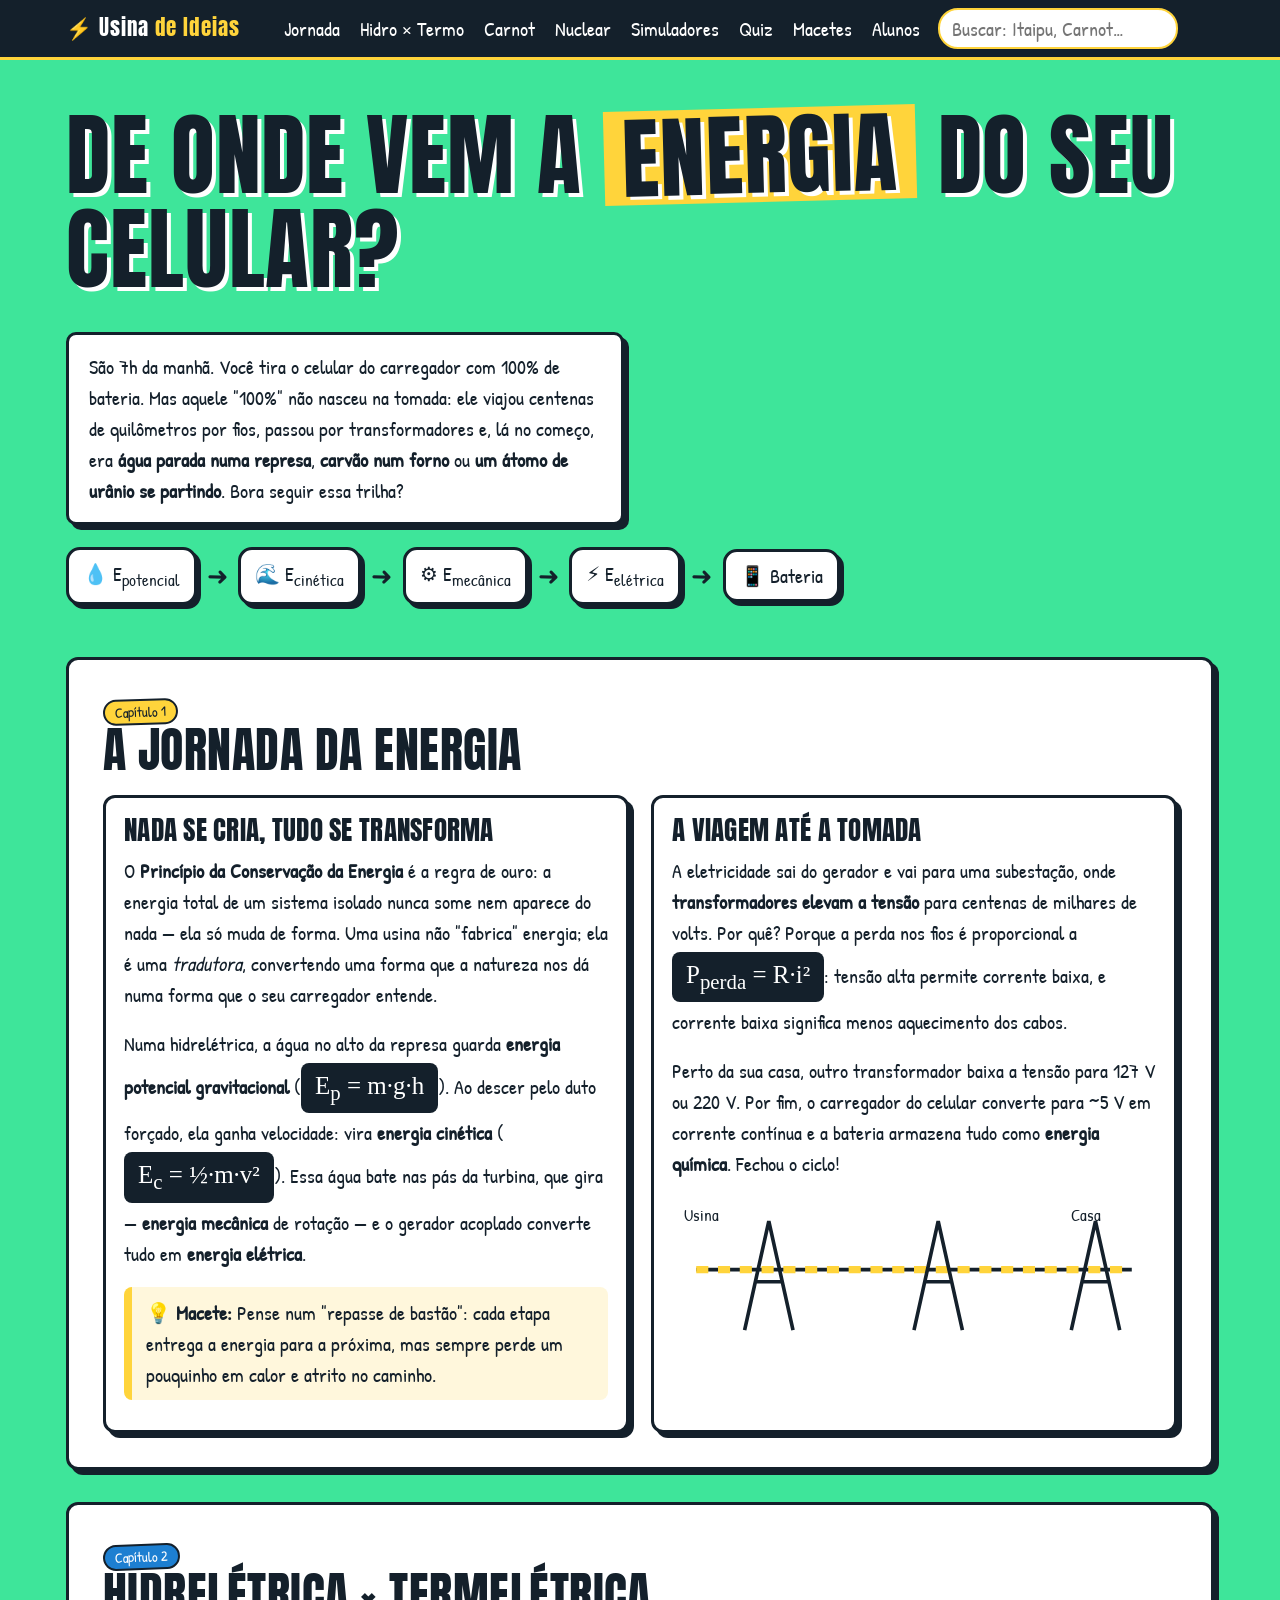
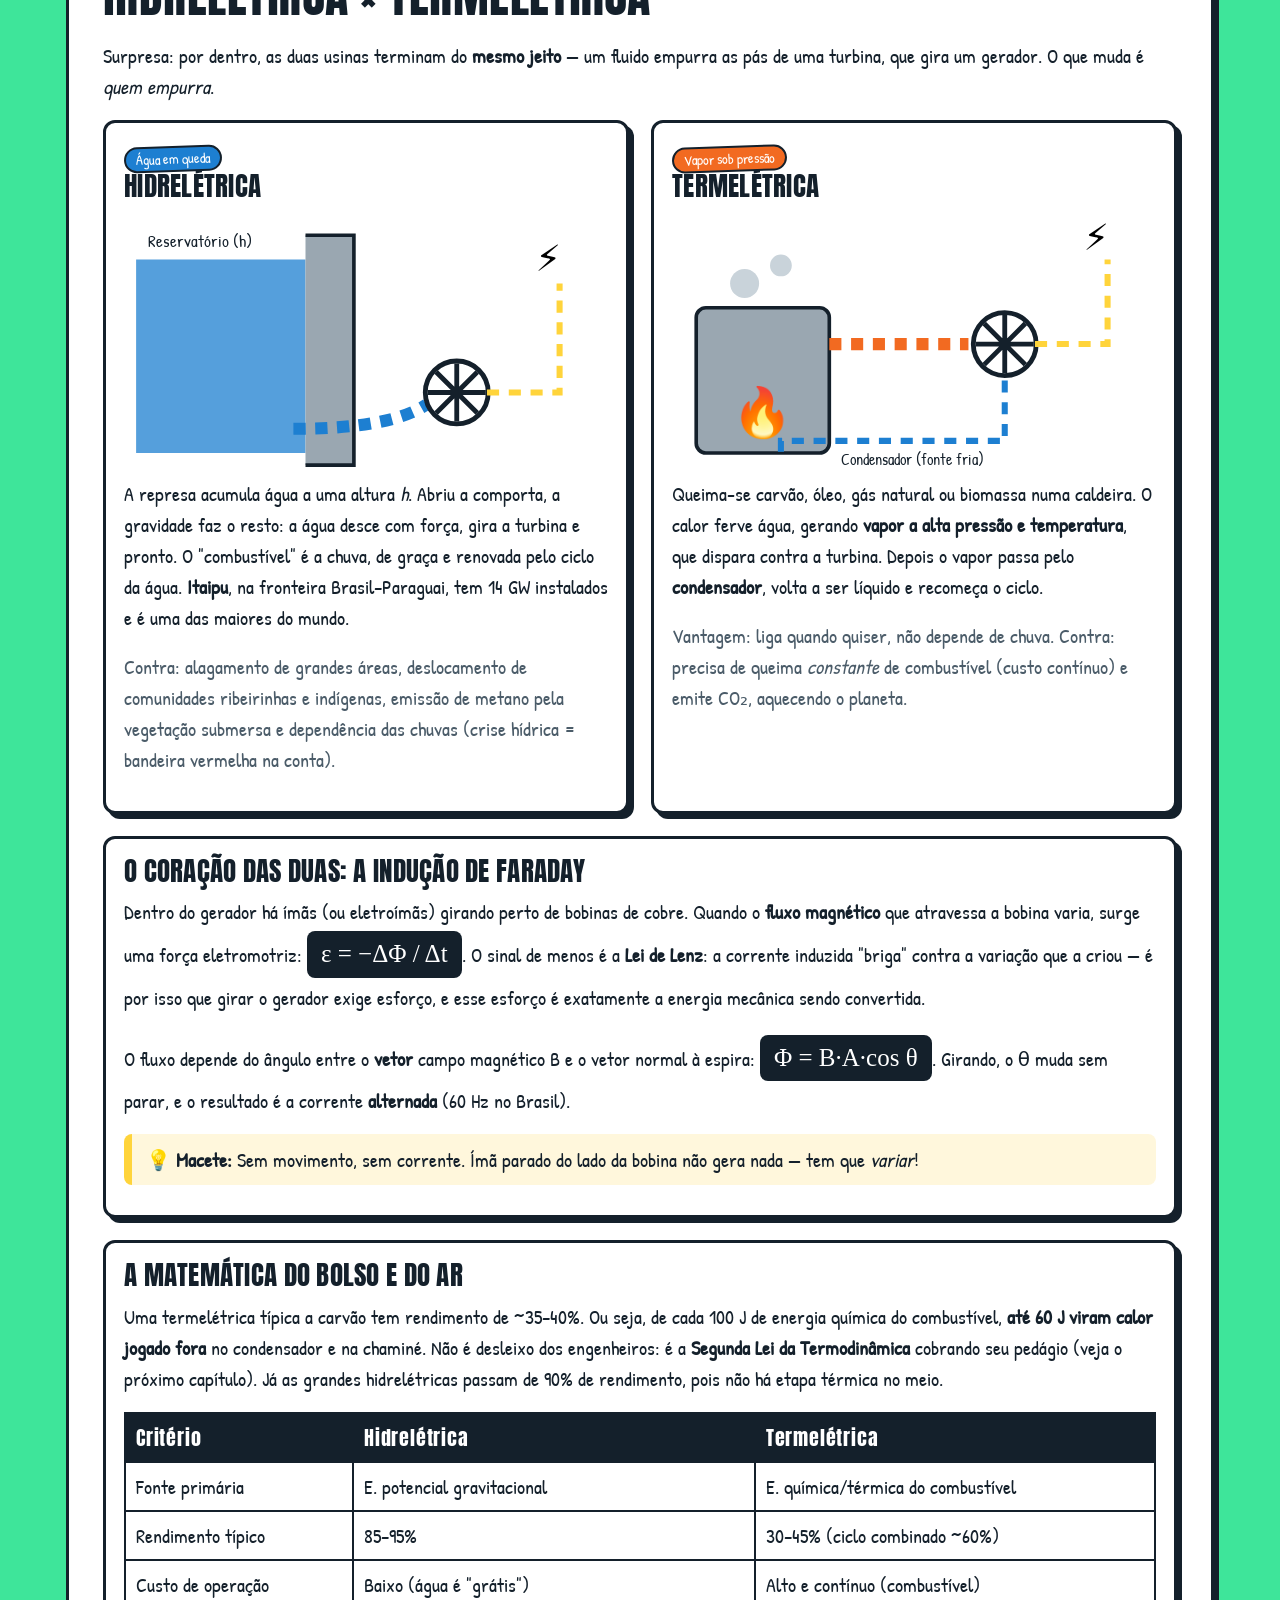
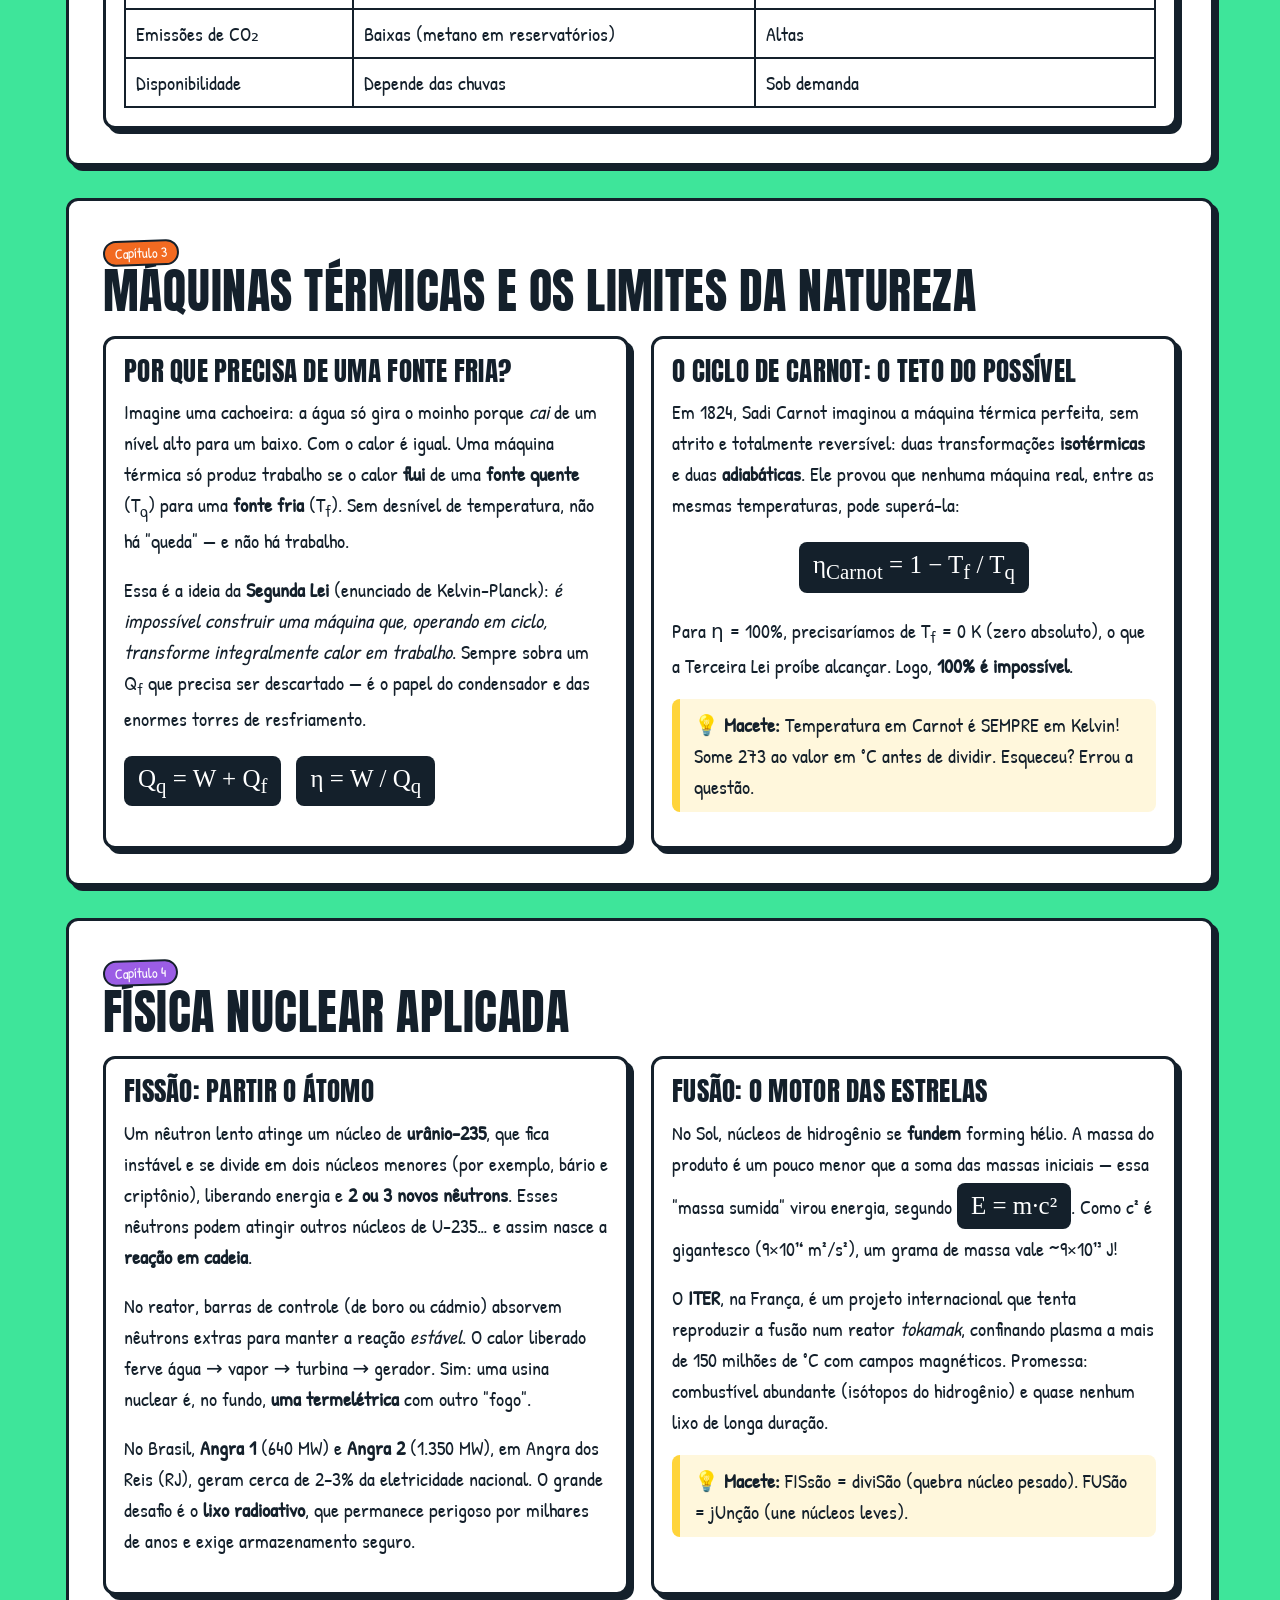
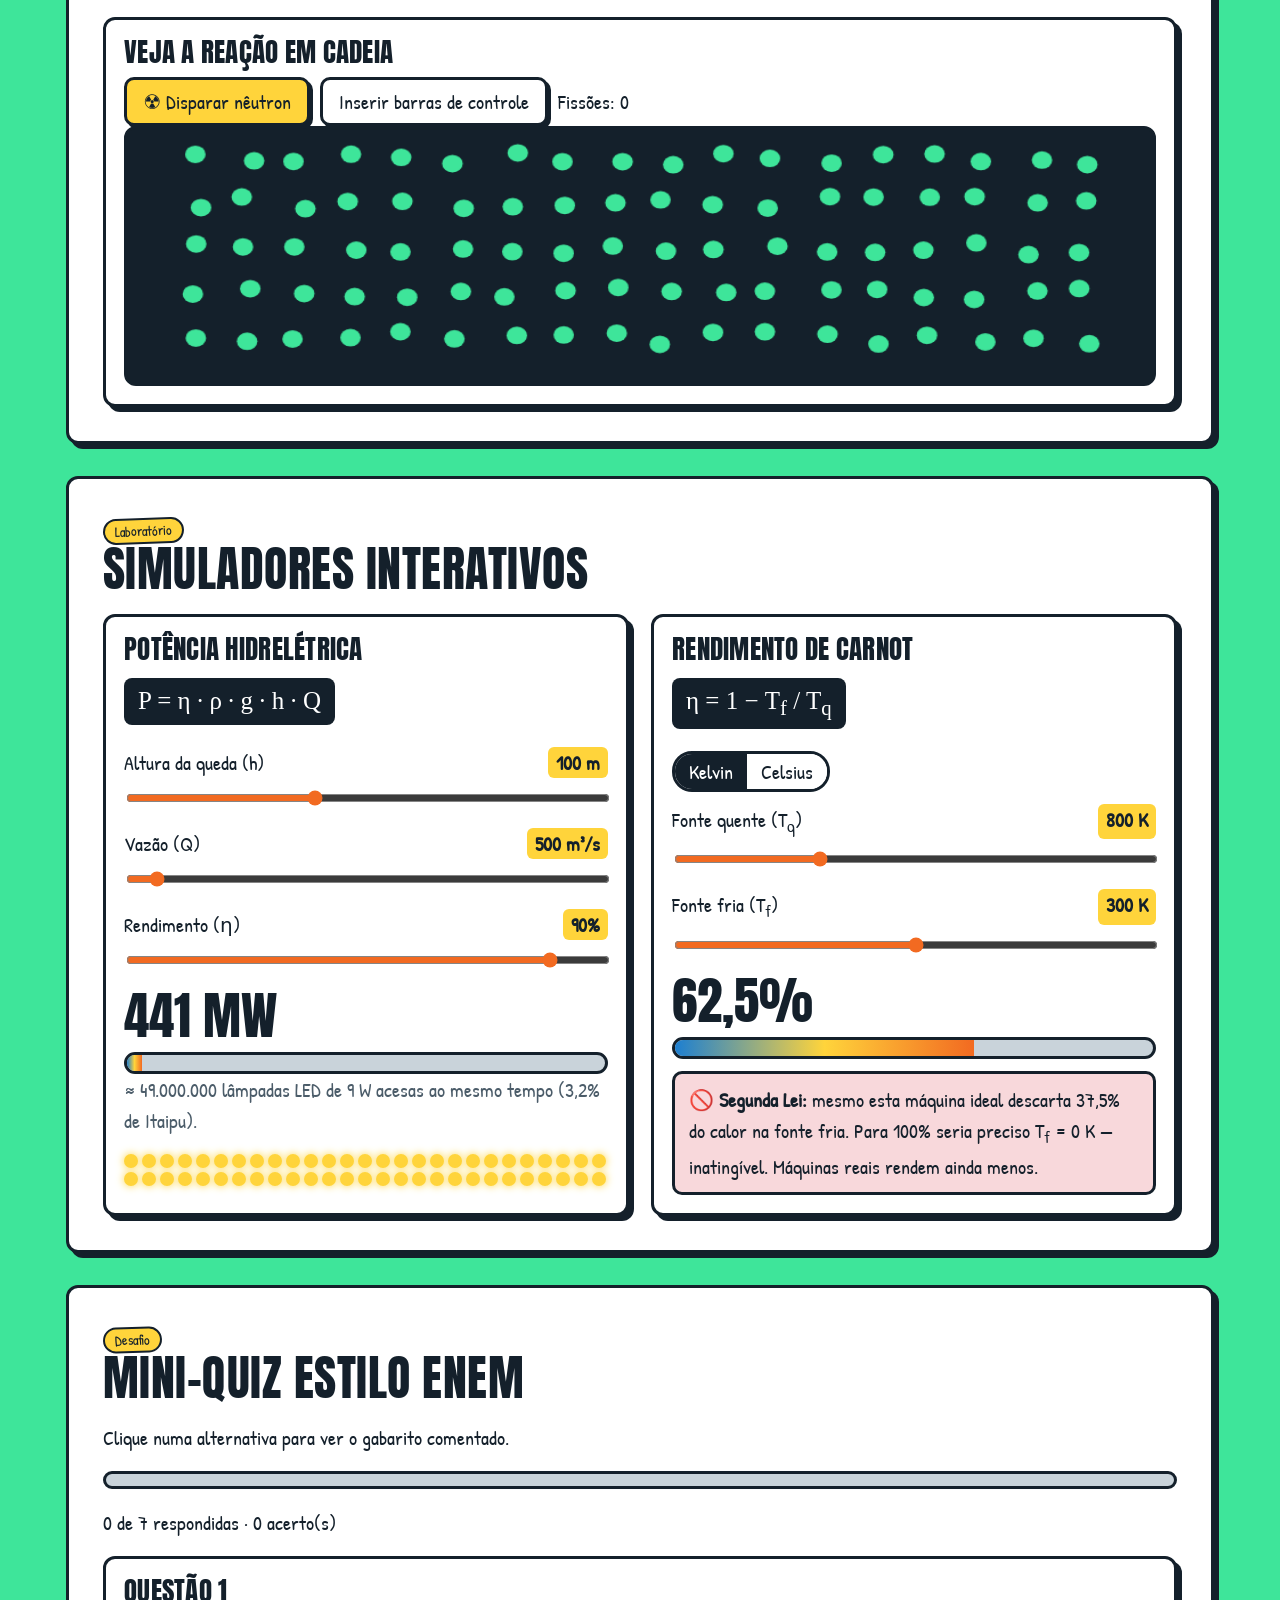
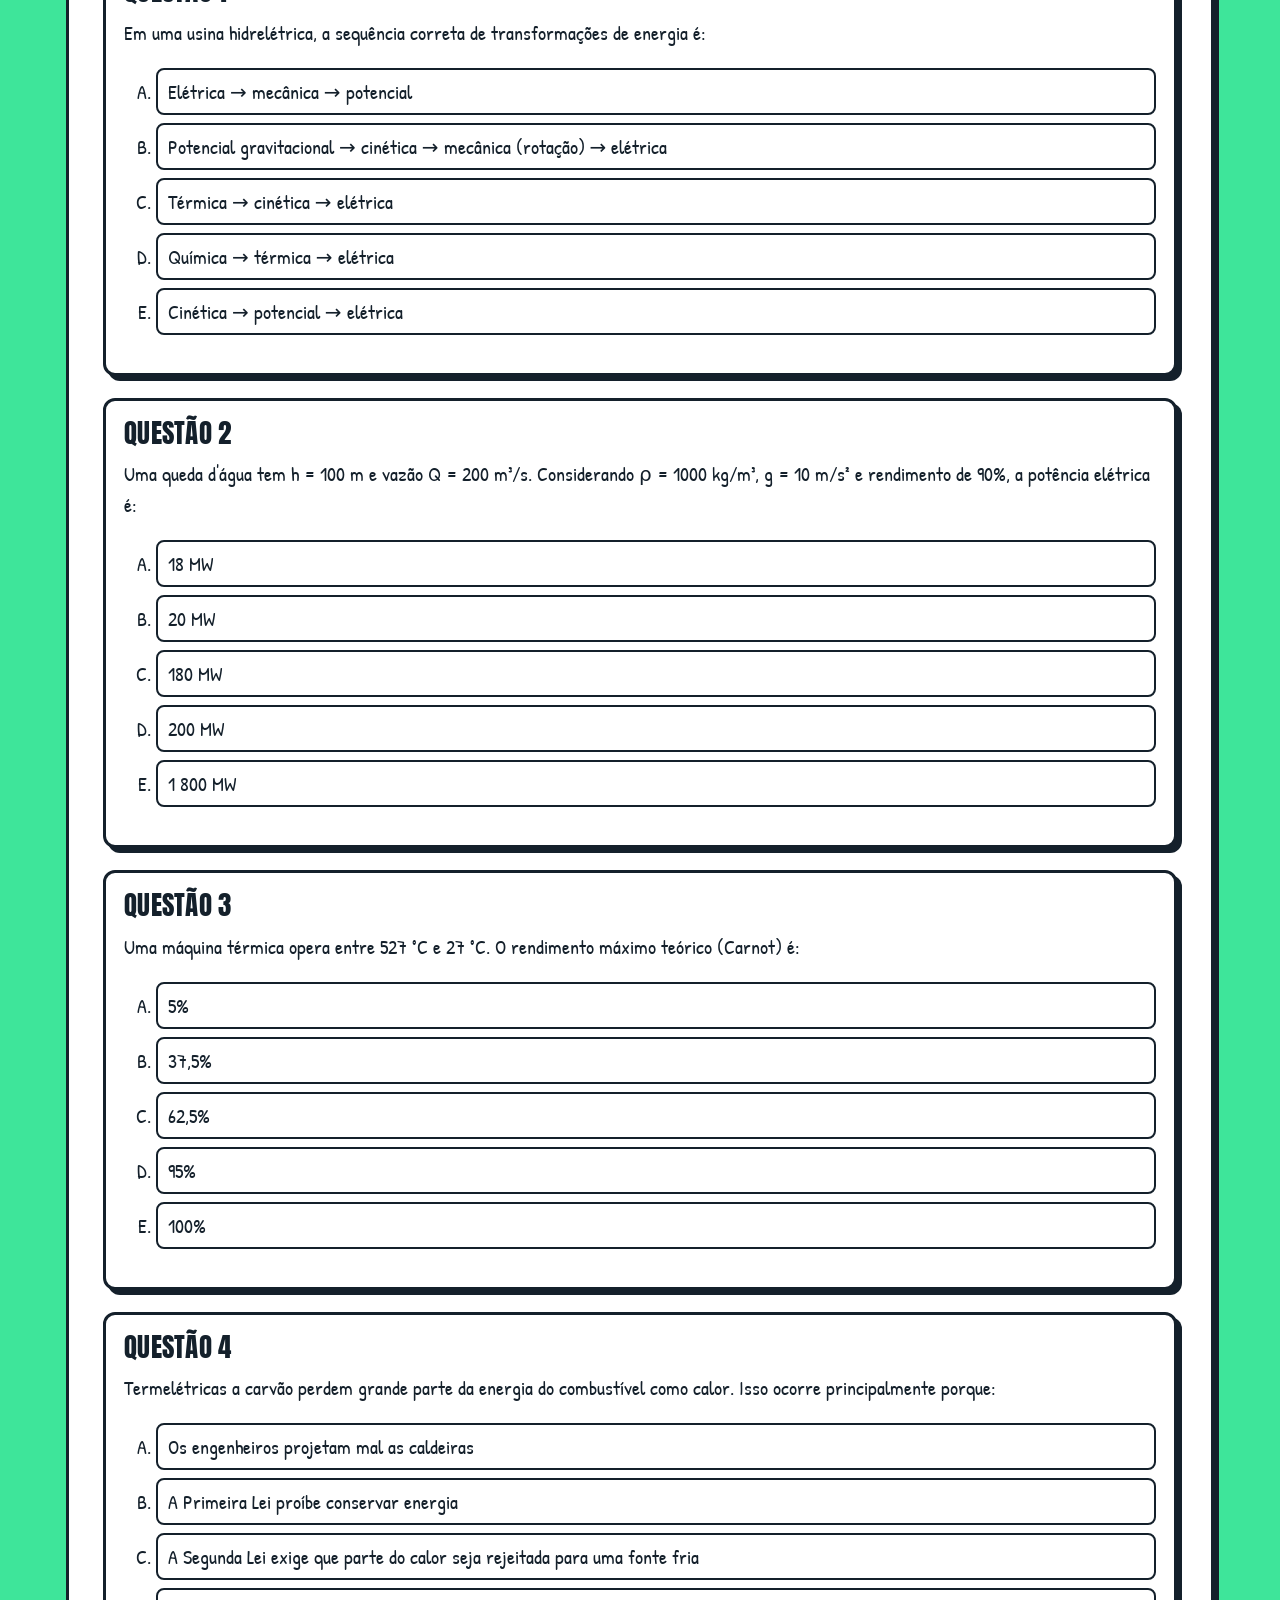
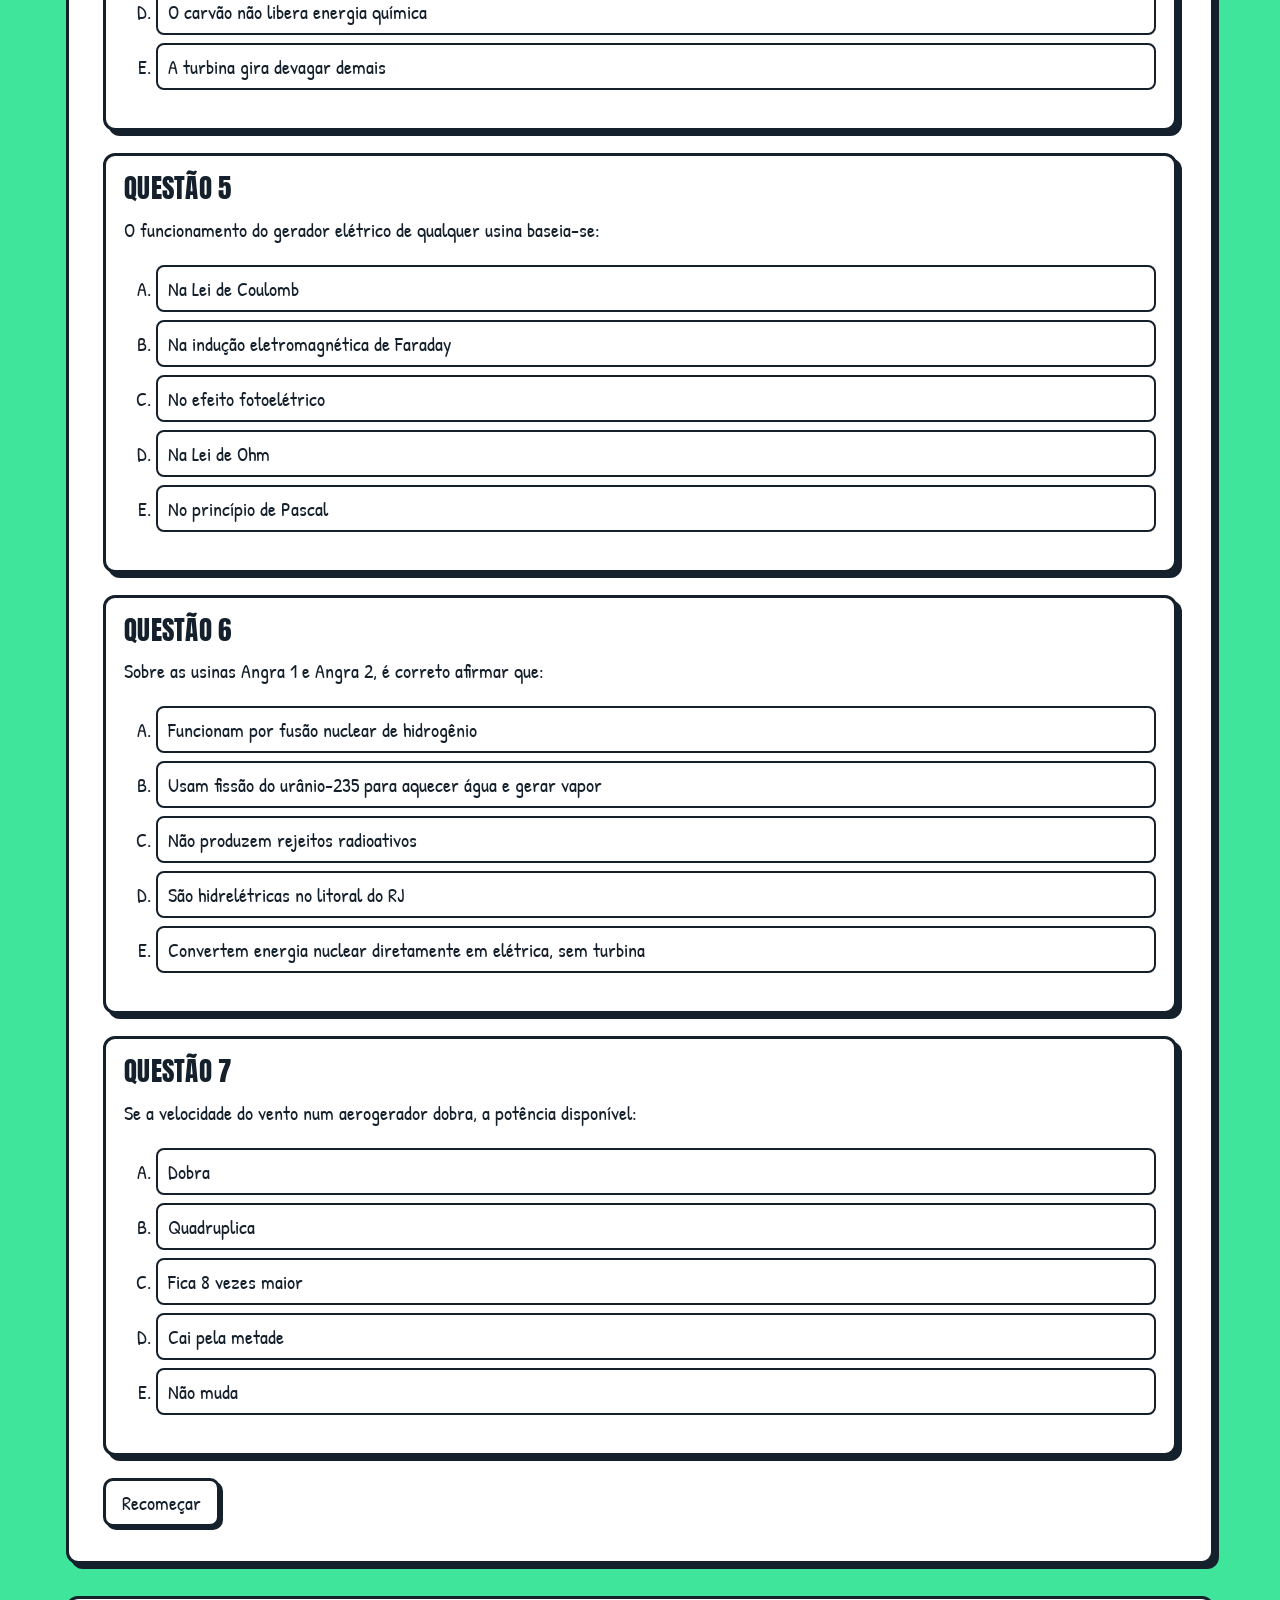
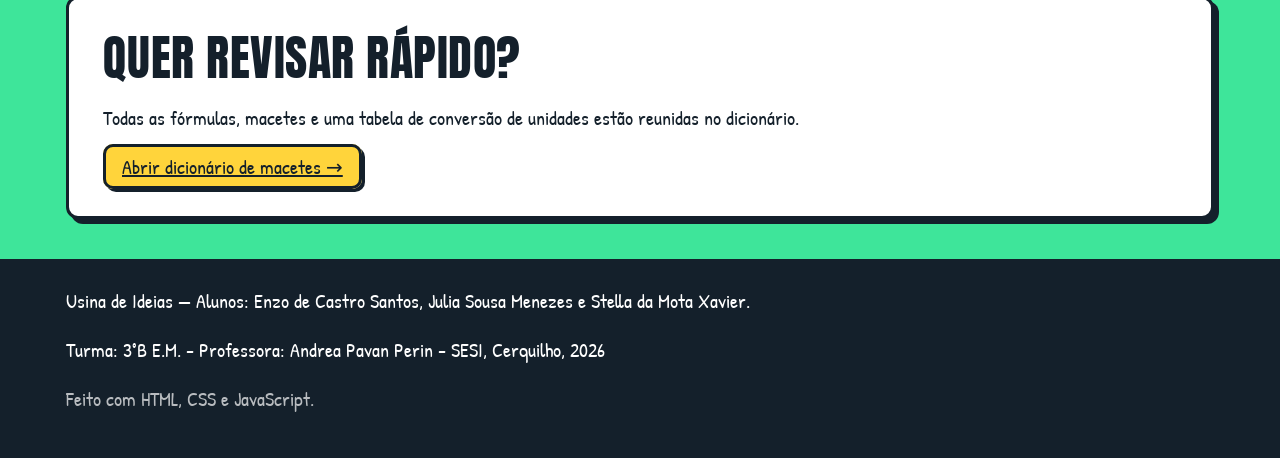
<file: index.html>
<!DOCTYPE html>
<html lang="pt-BR">

<head>
  <meta charset="UTF-8">
  <meta name="viewport" content="width=device-width, initial-scale=1">
  <title>Usina de Ideias — A Jornada da Energia Elétrica</title>
  <meta name="description"
    content="Hidrelétrica, termelétrica, Carnot e física nuclear explicados com simuladores interativos para o Ensino Médio e vestibulares.">
  <link rel="icon" href="assets/favicon.svg" type="image/svg+xml">
  <link rel="preconnect" href="https://fonts.googleapis.com">
  <link href="https://fonts.googleapis.com/css2?family=Anton&family=Patrick+Hand&display=swap" rel="stylesheet">
  <link rel="stylesheet" href="css/style.css">
</head>

<body>
  <a class="skip" href="#conteudo">Pular para o conteúdo</a>
  <header class="site-header">
    <div class="wrap">
      <a class="brand" href="index.html">⚡ Usina <span>de Ideias</span></a>
      <nav class="site-nav" aria-label="Principal">
        <ul>
          <li><a href="#jornada">Jornada</a></li>
          <li><a href="#comparativo">Hidro × Termo</a></li>
          <li><a href="#termica">Carnot</a></li>
          <li><a href="#nuclear">Nuclear</a></li>
          <li><a href="#simuladores">Simuladores</a></li>
          <li><a href="#quiz">Quiz</a></li>
          <li><a href="paginas/exercicios.html">Macetes</a></li>
          <li><a href="#alunos">Alunos</a></li>
        </ul>
      </nav>
      <form class="search" role="search" onsubmit="return false">
        <label for="busca" class="skip">Buscar</label>
        <input id="busca" type="search" placeholder="Buscar: Itaipu, Carnot…" autocomplete="off">
        <output id="busca-res" aria-live="polite"></output>
      </form>
      <!-- <button class="btn-theme" id="theme-toggle" type="button" aria-label="Alternar tema">🌙</button> -->
    </div>
  </header>

  <main id="conteudo" class="wrap">
    <section class="hero" aria-labelledby="titulo">
      <h1 id="titulo">De onde vem a <span>energia</span> do seu celular?</h1>
      <p class="lead">São 7h da manhã. Você tira o celular do carregador com 100% de bateria. Mas aquele "100%" não
        nasceu na tomada: ele viajou centenas de quilômetros por fios, passou por transformadores e, lá no começo, era
        <strong>água parada numa represa</strong>, <strong>carvão num forno</strong> ou <strong>um átomo de urânio se
          partindo</strong>. Bora seguir essa trilha?</p>
      <ol class="chain" aria-label="Cadeia de transformações de energia">
        <li>💧 E<sub>potencial</sub></li>
        <li class="arrow" aria-hidden="true">➜</li>
        <li>🌊 E<sub>cinética</sub></li>
        <li class="arrow" aria-hidden="true">➜</li>
        <li>⚙️ E<sub>mecânica</sub></li>
        <li class="arrow" aria-hidden="true">➜</li>
        <li>⚡ E<sub>elétrica</sub></li>
        <li class="arrow" aria-hidden="true">➜</li>
        <li>📱 Bateria</li>
      </ol>
    </section>

    <!-- ===== 1. Jornada ===== -->
    <section id="jornada" class="poster" aria-labelledby="h-jornada">
      <span class="tag">Capítulo 1</span>
      <h2 id="h-jornada">A jornada da energia</h2>
      <div class="grid g2">
        <article class="card" data-search="conservação energia potencial cinética jornada celular">
          <h3>Nada se cria, tudo se transforma</h3>
          <p>O <strong>Princípio da Conservação da Energia</strong> é a regra de ouro: a energia total de um sistema
            isolado nunca some nem aparece do nada — ela só muda de forma. Uma usina não "fabrica" energia; ela é uma
            <em>tradutora</em>, convertendo uma forma que a natureza nos dá numa forma que o seu carregador entende.</p>
          <p>Numa hidrelétrica, a água no alto da represa guarda <strong>energia potencial gravitacional</strong> (<span
              class="formula">E<sub>p</sub> = m·g·h</span>). Ao descer pelo duto forçado, ela ganha velocidade: vira
            <strong>energia cinética</strong> (<span class="formula">E<sub>c</sub> = ½·m·v²</span>). Essa água bate nas
            pás da turbina, que gira — <strong>energia mecânica</strong> de rotação — e o gerador acoplado converte tudo
            em <strong>energia elétrica</strong>.</p>
          <p class="macete">Pense num "repasse de bastão": cada etapa entrega a energia para a próxima, mas sempre perde
            um pouquinho em calor e atrito no caminho.</p>
        </article>
        <article class="card" data-search="transmissão linha tensão transformador celular carregador">
          <h3>A viagem até a tomada</h3>
          <p>A eletricidade sai do gerador e vai para uma subestação, onde <strong>transformadores elevam a
              tensão</strong> para centenas de milhares de volts. Por quê? Porque a perda nos fios é proporcional a
            <span class="formula">P<sub>perda</sub> = R·i²</span>: tensão alta permite corrente baixa, e corrente baixa
            significa menos aquecimento dos cabos.</p>
          <p>Perto da sua casa, outro transformador baixa a tensão para 127 V ou 220 V. Por fim, o carregador do celular
            converte para ~5 V em corrente contínua e a bateria armazena tudo como <strong>energia química</strong>.
            Fechou o ciclo!</p>
          <svg class="diagram" viewBox="0 0 400 120" role="img" aria-label="Linha de transmissão com fluxo de energia">
            <line x1="20" y1="60" x2="380" y2="60" stroke="currentColor" stroke-width="3" />
            <line class="flow" x1="20" y1="60" x2="380" y2="60" stroke="#ffd43b" stroke-width="6" />
            <g fill="none" stroke="currentColor" stroke-width="3">
              <path d="M60 110 L80 20 L100 110 M68 70 H92" />
              <path d="M200 110 L220 20 L240 110 M208 70 H232" />
              <path d="M330 110 L350 20 L370 110 M338 70 H362" />
            </g>
            <text x="10" y="20" font-size="14" fill="currentColor">Usina</text><text x="330" y="20" font-size="14"
              fill="currentColor">Casa</text>
          </svg>
        </article>
      </div>
    </section>

    <!-- ===== 2. Comparativo ===== -->
    <section id="comparativo" class="poster" aria-labelledby="h-cmp">
      <span class="tag water">Capítulo 2</span>
      <h2 id="h-cmp">Hidrelétrica × Termelétrica</h2>
      <p>Surpresa: por dentro, as duas usinas terminam do <strong>mesmo jeito</strong> — um fluido empurra as pás de uma
        turbina, que gira um gerador. O que muda é <em>quem empurra</em>.</p>
      <div class="grid g2">
        <article class="card" data-search="hidrelétrica itaipu água represa turbina queda potencial">
          <span class="tag water">Água em queda</span>
          <h3>Hidrelétrica</h3>
          <svg class="diagram" viewBox="0 0 400 220" role="img"
            aria-label="Esquema de hidrelétrica com água fluindo para turbina giratória">
            <path d="M10 40 H150 V200 H10Z" fill="#1d7fd1" opacity=".75" />
            <path d="M150 20 L190 20 L190 210 L150 210" fill="#9aa7b1" stroke="currentColor" stroke-width="3" />
            <path class="flow" d="M140 180 Q220 180 250 160" stroke="#1d7fd1" stroke-width="10" fill="none" />
            <g class="spin" transform="translate(275 150)">
              <circle r="26" fill="none" stroke="currentColor" stroke-width="4" />
              <path d="M0-24V24M-24 0H24M-17-17L17 17M17-17L-17 17" stroke="currentColor" stroke-width="4" />
            </g>
            <path class="flow slow" d="M300 150 H360 V60" stroke="#ffd43b" stroke-width="5" fill="none" />
            <text class="pulse" x="340" y="50" font-size="30">⚡</text>
            <text x="20" y="30" font-size="14" fill="currentColor">Reservatório (h)</text>
          </svg>
          <p>A represa acumula água a uma altura <em>h</em>. Abriu a comporta, a gravidade faz o resto: a água desce com
            força, gira a turbina e pronto. O "combustível" é a chuva, de graça e renovada pelo ciclo da água.
            <strong>Itaipu</strong>, na fronteira Brasil–Paraguai, tem 14 GW instalados e é uma das maiores do mundo.
          </p>
          <p class="muted">Contra: alagamento de grandes áreas, deslocamento de comunidades ribeirinhas e indígenas,
            emissão de metano pela vegetação submersa e dependência das chuvas (crise hídrica = bandeira vermelha na
            conta).</p>
        </article>
        <article class="card" data-search="termelétrica vapor caldeira carvão gás combustível fóssil calor">
          <span class="tag fire">Vapor sob pressão</span>
          <h3>Termelétrica</h3>
          <svg class="diagram" viewBox="0 0 400 220" role="img"
            aria-label="Esquema de termelétrica com caldeira, vapor e turbina">
            <rect x="20" y="80" width="110" height="120" rx="8" fill="#9aa7b1" stroke="currentColor" stroke-width="3" />
            <text class="pulse" x="50" y="180" font-size="40">🔥</text>
            <g fill="#c9d3da">
              <circle class="boil" cx="60" cy="60" r="12" />
              <circle class="boil" cx="90" cy="45" r="9" style="animation-delay:.6s" />
            </g>
            <path class="flow" d="M130 110 H245" stroke="#f26a21" stroke-width="10" fill="none" />
            <g class="spin" transform="translate(275 110)">
              <circle r="26" fill="none" stroke="currentColor" stroke-width="4" />
              <path d="M0-24V24M-24 0H24M-17-17L17 17M17-17L-17 17" stroke="currentColor" stroke-width="4" />
            </g>
            <path class="flow slow" d="M275 140 V190 H90 V200" stroke="#1d7fd1" stroke-width="5" fill="none" />
            <text x="140" y="210" font-size="13" fill="currentColor">Condensador (fonte fria)</text>
            <path class="flow slow" d="M300 110 H360 V40" stroke="#ffd43b" stroke-width="5" fill="none" /><text
              class="pulse" x="340" y="32" font-size="30">⚡</text>
          </svg>
          <p>Queima-se carvão, óleo, gás natural ou biomassa numa caldeira. O calor ferve água, gerando <strong>vapor a
              alta pressão e temperatura</strong>, que dispara contra a turbina. Depois o vapor passa pelo
            <strong>condensador</strong>, volta a ser líquido e recomeça o ciclo.</p>
          <p class="muted">Vantagem: liga quando quiser, não depende de chuva. Contra: precisa de queima
            <em>constante</em> de combustível (custo contínuo) e emite CO₂, aquecendo o planeta.</p>
        </article>
      </div>

      <article class="card" style="margin-top:22px"
        data-search="indução faraday gerador ímã bobina fluxo magnético vetor lenz">
        <h3>O coração das duas: a Indução de Faraday</h3>
        <p>Dentro do gerador há ímãs (ou eletroímãs) girando perto de bobinas de cobre. Quando o <strong>fluxo
            magnético</strong> que atravessa a bobina varia, surge uma força eletromotriz: <span class="formula">ε = −ΔΦ
            / Δt</span>. O sinal de menos é a <strong>Lei de Lenz</strong>: a corrente induzida "briga" contra a
          variação que a criou — é por isso que girar o gerador exige esforço, e esse esforço é exatamente a energia
          mecânica sendo convertida.</p>
        <p>O fluxo depende do ângulo entre o <strong>vetor</strong> campo magnético B e o vetor normal à espira: <span
            class="formula">Φ = B·A·cos θ</span>. Girando, o θ muda sem parar, e o resultado é a corrente
          <strong>alternada</strong> (60 Hz no Brasil).</p>
        <p class="macete">Sem movimento, sem corrente. Ímã parado do lado da bobina não gera nada — tem que
          <em>variar</em>!</p>
      </article>

      <article class="card" style="margin-top:22px"
        data-search="custo impacto ambiental 60% calor perda rendimento termelétrica">
        <h3>A matemática do bolso e do ar</h3>
        <p>Uma termelétrica típica a carvão tem rendimento de ~35–40%. Ou seja, de cada 100 J de energia química do
          combustível, <strong>até 60 J viram calor jogado fora</strong> no condensador e na chaminé. Não é desleixo dos
          engenheiros: é a <strong>Segunda Lei da Termodinâmica</strong> cobrando seu pedágio (veja o próximo capítulo).
          Já as grandes hidrelétricas passam de 90% de rendimento, pois não há etapa térmica no meio.</p>
        <div class="table-scroll">
          <table class="cmp">
            <thead>
              <tr>
                <th>Critério</th>
                <th>Hidrelétrica</th>
                <th>Termelétrica</th>
              </tr>
            </thead>
            <tbody>
              <tr>
                <td>Fonte primária</td>
                <td>E. potencial gravitacional</td>
                <td>E. química/térmica do combustível</td>
              </tr>
              <tr>
                <td>Rendimento típico</td>
                <td>85–95%</td>
                <td>30–45% (ciclo combinado ~60%)</td>
              </tr>
              <tr>
                <td>Custo de operação</td>
                <td>Baixo (água é "grátis")</td>
                <td>Alto e contínuo (combustível)</td>
              </tr>
              <tr>
                <td>Emissões de CO₂</td>
                <td>Baixas (metano em reservatórios)</td>
                <td>Altas</td>
              </tr>
              <tr>
                <td>Disponibilidade</td>
                <td>Depende das chuvas</td>
                <td>Sob demanda</td>
              </tr>
            </tbody>
          </table>
        </div>
      </article>
    </section>

    <!-- ===== 3. Térmica ===== -->
    <section id="termica" class="poster" aria-labelledby="h-term">
      <span class="tag fire">Capítulo 3</span>
      <h2 id="h-term">Máquinas térmicas e os limites da natureza</h2>
      <div class="grid g2">
        <article class="card" data-search="segunda lei termodinâmica fonte fria condensador entropia máquina térmica">
          <h3>Por que precisa de uma fonte fria?</h3>
          <p>Imagine uma cachoeira: a água só gira o moinho porque <em>cai</em> de um nível alto para um baixo. Com o
            calor é igual. Uma máquina térmica só produz trabalho se o calor <strong>flui</strong> de uma <strong>fonte
              quente</strong> (T<sub>q</sub>) para uma <strong>fonte fria</strong> (T<sub>f</sub>). Sem desnível de
            temperatura, não há "queda" — e não há trabalho.</p>
          <p>Essa é a ideia da <strong>Segunda Lei</strong> (enunciado de Kelvin-Planck): <em>é impossível construir uma
              máquina que, operando em ciclo, transforme integralmente calor em trabalho</em>. Sempre sobra um
            Q<sub>f</sub> que precisa ser descartado — é o papel do condensador e das enormes torres de resfriamento.
          </p>
          <p><span class="formula">Q<sub>q</sub> = W + Q<sub>f</sub></span> &nbsp; <span class="formula">η = W /
              Q<sub>q</sub></span></p>
        </article>
        <article class="card" data-search="carnot ciclo rendimento máximo kelvin temperatura">
          <h3>O ciclo de Carnot: o teto do possível</h3>
          <p>Em 1824, Sadi Carnot imaginou a máquina térmica perfeita, sem atrito e totalmente reversível: duas
            transformações <strong>isotérmicas</strong> e duas <strong>adiabáticas</strong>. Ele provou que nenhuma
            máquina real, entre as mesmas temperaturas, pode superá-la:</p>
          <p style="text-align:center"><span class="formula">η<sub>Carnot</sub> = 1 − T<sub>f</sub> /
              T<sub>q</sub></span></p>
          <p>Para η = 100%, precisaríamos de T<sub>f</sub> = 0 K (zero absoluto), o que a Terceira Lei proíbe alcançar.
            Logo, <strong>100% é impossível</strong>.</p>
          <p class="macete">Temperatura em Carnot é SEMPRE em Kelvin! Some 273 ao valor em °C antes de dividir.
            Esqueceu? Errou a questão.</p>
        </article>
      </div>
    </section>

    <!-- ===== 4. Nuclear ===== -->
    <section id="nuclear" class="poster" aria-labelledby="h-nuc">
      <span class="tag nuke">Capítulo 4</span>
      <h2 id="h-nuc">Física nuclear aplicada</h2>
      <div class="grid g2">
        <article class="card" data-search="fissão urânio 235 reação em cadeia nêutron angra lixo radioativo">
          <h3>Fissão: partir o átomo</h3>
          <p>Um nêutron lento atinge um núcleo de <strong>urânio-235</strong>, que fica instável e se divide em dois
            núcleos menores (por exemplo, bário e criptônio), liberando energia e <strong>2 ou 3 novos
              nêutrons</strong>. Esses nêutrons podem atingir outros núcleos de U-235… e assim nasce a <strong>reação em
              cadeia</strong>.</p>
          <p>No reator, barras de controle (de boro ou cádmio) absorvem nêutrons extras para manter a reação
            <em>estável</em>. O calor liberado ferve água → vapor → turbina → gerador. Sim: uma usina nuclear é, no
            fundo, <strong>uma termelétrica</strong> com outro "fogo".</p>
          <p>No Brasil, <strong>Angra 1</strong> (640 MW) e <strong>Angra 2</strong> (1.350 MW), em Angra dos Reis (RJ),
            geram cerca de 2–3% da eletricidade nacional. O grande desafio é o <strong>lixo radioativo</strong>, que
            permanece perigoso por milhares de anos e exige armazenamento seguro.</p>
        </article>
        <article class="card" data-search="fusão nuclear estrelas sol iter hidrogênio einstein">
          <h3>Fusão: o motor das estrelas</h3>
          <p>No Sol, núcleos de hidrogênio se <strong>fundem</strong> forming hélio. A massa do produto é um pouco
            menor que a soma das massas iniciais — essa "massa sumida" virou energia, segundo <span class="formula">E =
              m·c²</span>. Como c² é gigantesco (9×10¹⁶ m²/s²), um grama de massa vale ~9×10¹³ J!</p>
          <p>O <strong>ITER</strong>, na França, é um projeto internacional que tenta reproduzir a fusão num reator
            <em>tokamak</em>, confinando plasma a mais de 150 milhões de °C com campos magnéticos. Promessa: combustível
            abundante (isótopos do hidrogênio) e quase nenhum lixo de longa duração.</p>
          <p class="macete">FISsão = diviSão (quebra núcleo pesado). FUSão = jUnção (une núcleos leves).</p>
        </article>
      </div>
      <article class="card" style="margin-top:22px" data-search="reação em cadeia simulação nêutron fissão">
        <h3>Veja a reação em cadeia</h3>
        <div class="chain-react">
          <button class="btn" id="fission-start" type="button">☢️ Disparar nêutron</button>
          <button class="btn ghost" id="fission-control" type="button" aria-pressed="false">Inserir barras de
            controle</button>
          <span id="fission-count" aria-live="polite">Fissões: 0</span>
        </div>
        <canvas id="fission-canvas" width="900" height="260"
          aria-label="Simulação de reação em cadeia de fissão nuclear"></canvas>
      </article>
    </section>

    <!-- ===== 5. Simuladores ===== -->
    <section id="simuladores" class="poster" aria-labelledby="h-sim">
      <span class="tag">Laboratório</span>
      <h2 id="h-sim">Simuladores interativos</h2>
      <div class="grid g2">
        <article class="card" data-search="calculadora potência hidrelétrica vazão altura lâmpadas led itaipu">
          <h3>Potência hidrelétrica</h3>
          <p><span class="formula">P = η · ρ · g · h · Q</span></p>
          <div class="field"><label for="h">Altura da queda (h) <output id="h-out">100 m</output></label><input
              type="range" id="h" min="5" max="250" value="100"></div>
          <div class="field"><label for="q">Vazão (Q) <output id="q-out">500 m³/s</output></label><input type="range"
              id="q" min="10" max="10000" step="10" value="500"></div>
          <div class="field"><label for="eta">Rendimento (η) <output id="eta-out">90%</output></label><input
              type="range" id="eta" min="50" max="95" value="90"></div>
          <p class="result" id="p-out" aria-live="polite">— MW</p>
          <div class="bar" aria-hidden="true"><i id="p-bar"></i></div>
          <p id="led-out" class="muted"></p>
          <div class="leds" id="leds" aria-hidden="true"></div>
        </article>
        <article class="card" data-search="calculadora carnot rendimento temperatura kelvin celsius">
          <h3>Rendimento de Carnot</h3>
          <p><span class="formula">η = 1 − T<sub>f</sub> / T<sub>q</sub></span></p>
          <div class="seg" role="group" aria-label="Unidade"><button type="button" data-unit="K"
              aria-pressed="true">Kelvin</button><button type="button" data-unit="C"
              aria-pressed="false">Celsius</button></div>
          <div class="field" style="margin-top:12px"><label for="tq"><span>Fonte quente (T<sub>q</sub>)</span> <output
                id="tq-out"></output></label><input type="range" id="tq" min="300" max="2000" value="800"></div>
          <div class="field"><label for="tf"><span>Fonte fria (T<sub>f</sub>)</span> <output
                id="tf-out"></output></label><input type="range" id="tf" min="1" max="600" value="300"></div>
          <p class="result" id="c-out" aria-live="polite">—</p>
          <div class="bar" aria-hidden="true"><i id="c-bar"></i></div>
          <div class="alert" id="c-alert" role="status"></div>
        </article>
      </div>
    </section>

    <!-- ===== 6. Quiz ===== -->
    <section id="quiz" class="poster" aria-labelledby="h-quiz">
      <span class="tag">Desafio</span>
      <h2 id="h-quiz">Mini-quiz estilo ENEM</h2>
      <p>Clique numa alternativa para ver o gabarito comentado.</p>
      <div class="progress" aria-hidden="true"><i id="quiz-bar"></i></div>
      <p id="quiz-score" aria-live="polite">0 de 0 respondidas</p>
      <div id="quiz-list"></div>
      <button class="btn ghost" id="quiz-reset" type="button">Recomeçar</button>
    </section>

    <aside class="poster" aria-label="Próximo passo">
      <h2>Quer revisar rápido?</h2>
      <p>Todas as fórmulas, macetes e uma tabela de conversão de unidades estão reunidas no dicionário.</p>
      <a class="btn" href="paginas/exercicios.html">Abrir dicionário de macetes →</a>
    </aside>
  </main>

  <dialog id="quiz-dialog">
    <h3>Parabéns! 🎉</h3>
    <p id="quiz-final"></p>
    <form method="dialog"><button class="btn">Fechar</button></form>
  </dialog>

  <footer id="alunos" class="site-footer">
    <div class="wrap">
      <p>Usina de Ideias — Alunos: Enzo de Castro Santos, Julia Sousa Menezes e Stella da Mota Xavier.</p>
      <p>Turma: 3°B E.M. - Professora: Andrea Pavan Perin - SESI, Cerquilho, 2026</p>
      <p class="muted" style="color:inherit;opacity:.7">Feito com HTML, CSS e JavaScript.</p>
    </div>
  </footer>

  <script src="js/main.js" defer></script>
  <script src="js/simulators.js" defer></script>
  <script src="js/quiz.js" defer></script>
</body>

</html>
</file>
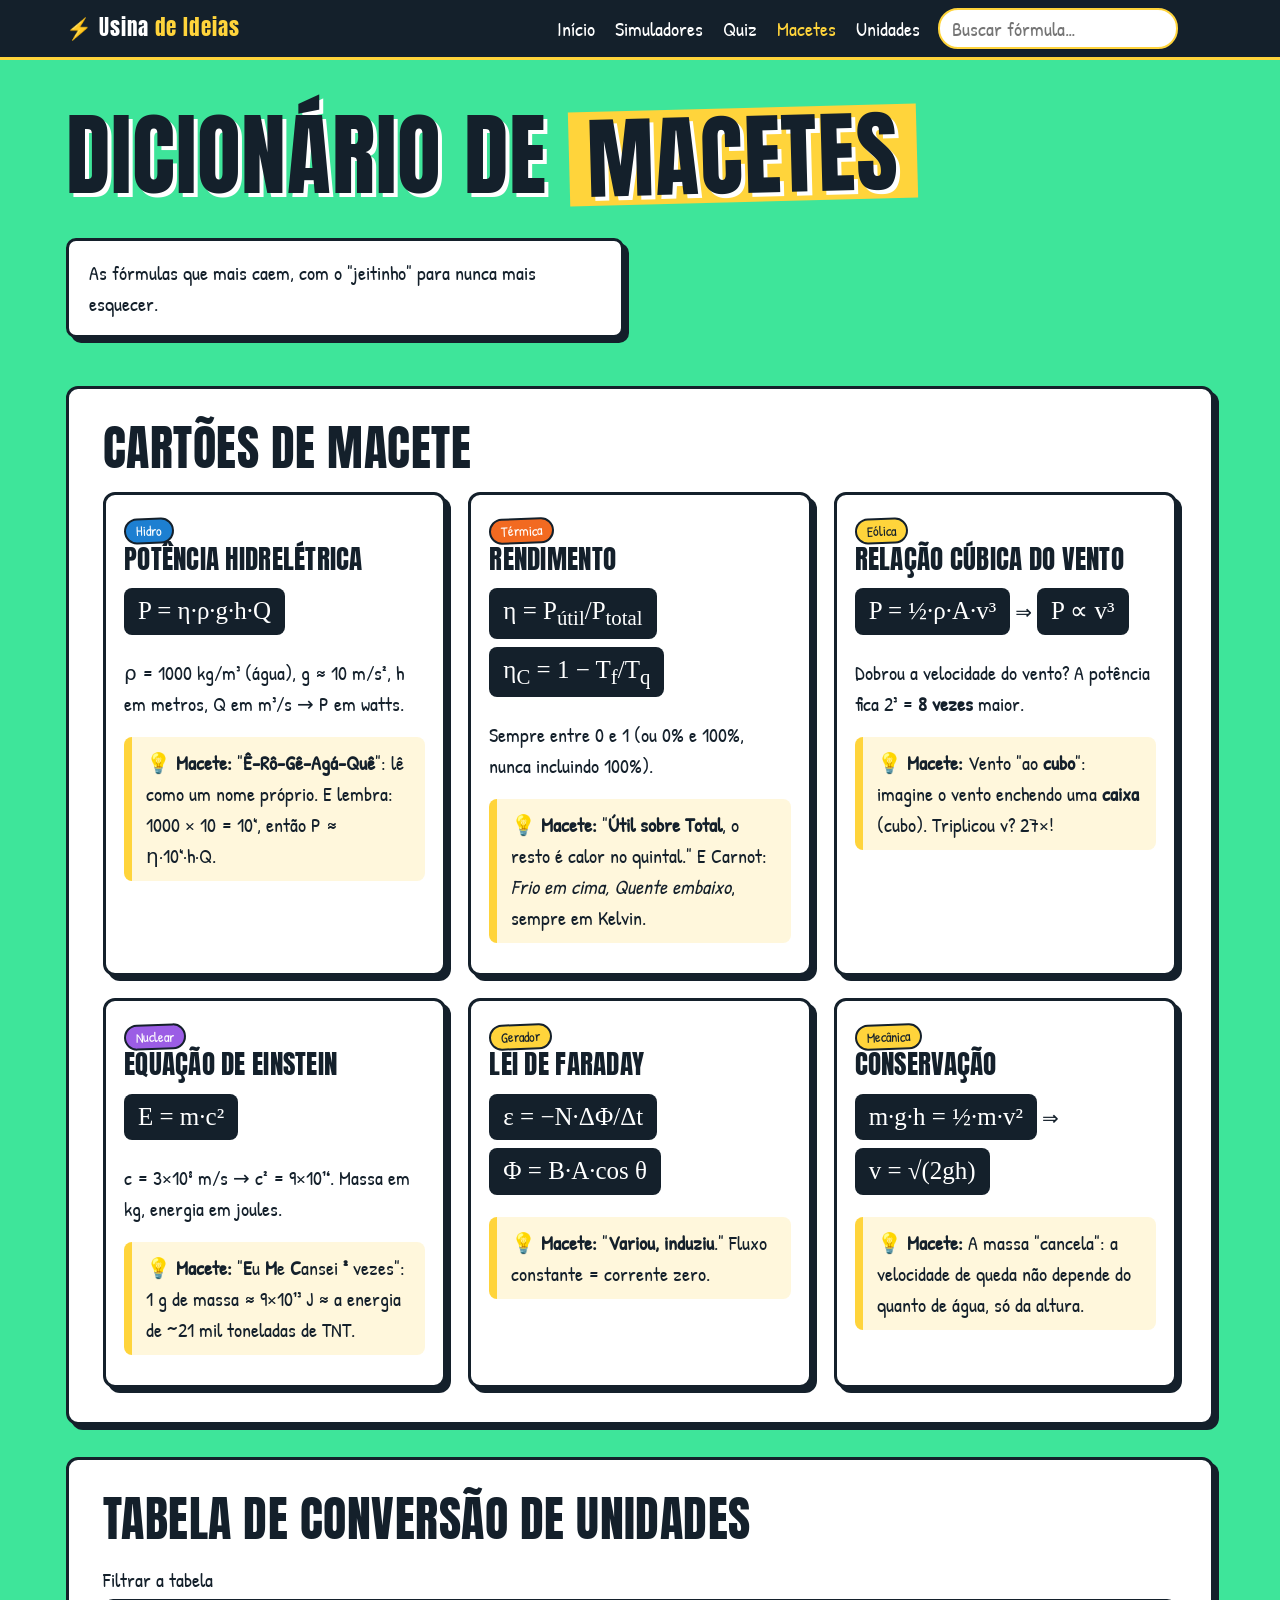
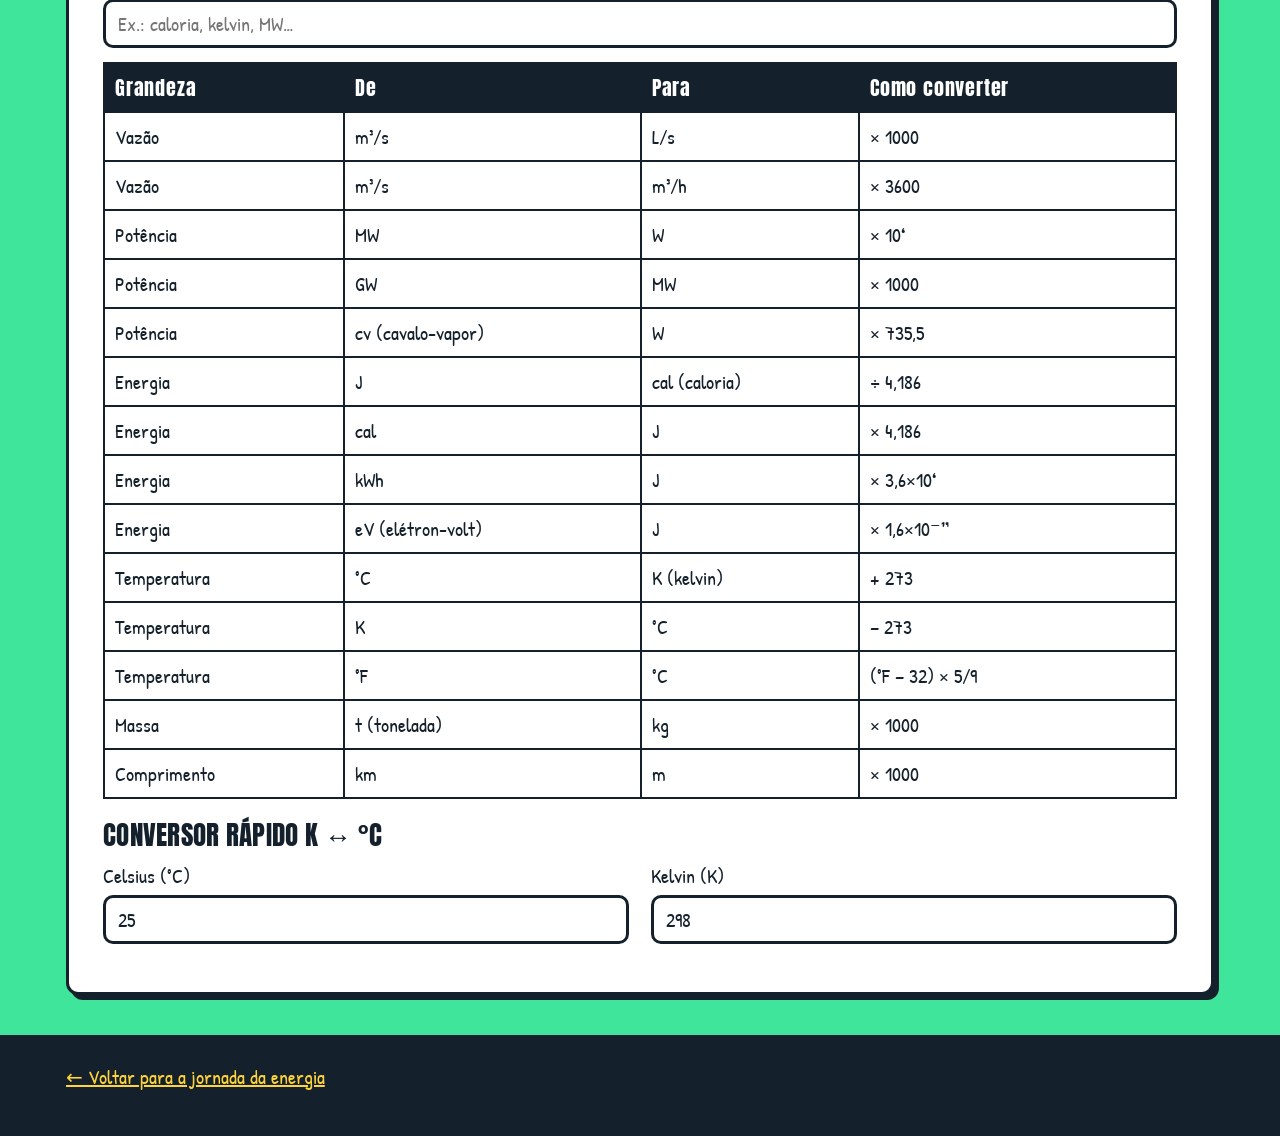
<file: paginas/exercicios.html>
<!DOCTYPE html>
<html lang="pt-BR">
<head>
<meta charset="UTF-8">
<meta name="viewport" content="width=device-width, initial-scale=1">
<title>Dicionário de Fórmulas e Macetes — Usina de Ideias</title>
<meta name="description" content="Macetes de potência hidrelétrica, rendimento, energia eólica, E=mc² e tabela de conversão de unidades.">
<link rel="icon" href="../assets/favicon.svg" type="image/svg+xml">
<link href="https://fonts.googleapis.com/css2?family=Anton&family=Patrick+Hand&display=swap" rel="stylesheet">
<link rel="stylesheet" href="../css/style.css">
<script>try{const t=localStorage.getItem('theme');if(t)document.documentElement.dataset.theme=t;else if(matchMedia('(prefers-color-scheme: dark)').matches)document.documentElement.dataset.theme='dark'}catch(e){}</script>
</head>
<body>
<a class="skip" href="#conteudo">Pular para o conteúdo</a>
<header class="site-header">
  <div class="wrap">
    <a class="brand" href="../index.html">⚡ Usina <span>de Ideias</span></a>
    <nav class="site-nav" aria-label="Principal">
      <ul>
        <li><a href="../index.html">Início</a></li>
        <li><a href="../index.html#simuladores">Simuladores</a></li>
        <li><a href="../index.html#quiz">Quiz</a></li>
        <li><a href="#macetes" aria-current="page">Macetes</a></li>
        <li><a href="#unidades">Unidades</a></li>
      </ul>
    </nav>
    <form class="search" role="search" onsubmit="return false">
      <label for="busca" class="skip">Buscar</label>
      <input id="busca" type="search" placeholder="Buscar fórmula…" autocomplete="off">
      <output id="busca-res" aria-live="polite"></output>
    </form>
    <!-- <button class="btn-theme" id="theme-toggle" type="button" aria-label="Alternar tema">🌙</button> -->
  </div>
</header>

<main id="conteudo" class="wrap">
  <section class="hero"><h1>Dicionário de <span>macetes</span></h1>
  <p class="lead">As fórmulas que mais caem, com o "jeitinho" para nunca mais esquecer.</p></section>

  <section id="macetes" class="poster" aria-labelledby="h-mac">
    <h2 id="h-mac">Cartões de macete</h2>
    <div class="grid g3">
      <article class="card" data-search="potência hidrelétrica itaipu vazão altura">
        <span class="tag water">Hidro</span><h3>Potência hidrelétrica</h3>
        <p><span class="formula">P = η·ρ·g·h·Q</span></p>
        <p>ρ = 1000 kg/m³ (água), g ≈ 10 m/s², h em metros, Q em m³/s → P em watts.</p>
        <p class="macete">"<strong>Ê-Rô-Gê-Agá-Quê</strong>": lê como um nome próprio. E lembra: 1000 × 10 = 10⁴, então P ≈ η·10⁴·h·Q.</p>
      </article>
      <article class="card" data-search="rendimento eficiência carnot">
        <span class="tag fire">Térmica</span><h3>Rendimento</h3>
        <p><span class="formula">η = P<sub>útil</sub>/P<sub>total</sub></span> <span class="formula">η<sub>C</sub> = 1 − T<sub>f</sub>/T<sub>q</sub></span></p>
        <p>Sempre entre 0 e 1 (ou 0% e 100%, nunca incluindo 100%).</p>
        <p class="macete">"<strong>Útil sobre Total</strong>, o resto é calor no quintal." E Carnot: <em>Frio em cima, Quente embaixo</em>, sempre em Kelvin.</p>
      </article>
      <article class="card" data-search="vento eólica cúbica velocidade">
        <span class="tag">Eólica</span><h3>Relação cúbica do vento</h3>
        <p><span class="formula">P = ½·ρ·A·v³</span> ⇒ <span class="formula">P ∝ v³</span></p>
        <p>Dobrou a velocidade do vento? A potência fica 2³ = <strong>8 vezes</strong> maior.</p>
        <p class="macete">Vento "ao <strong>cubo</strong>": imagine o vento enchendo uma <strong>caixa</strong> (cubo). Triplicou v? 27×!</p>
      </article>
      <article class="card" data-search="einstein massa energia fusão fissão nuclear">
        <span class="tag nuke">Nuclear</span><h3>Equação de Einstein</h3>
        <p><span class="formula">E = m·c²</span></p>
        <p>c = 3×10⁸ m/s → c² = 9×10¹⁶. Massa em kg, energia em joules.</p>
        <p class="macete">"<strong>E</strong>u <strong>M</strong>e <strong>C</strong>ansei <strong>²</strong> vezes": 1 g de massa ≈ 9×10¹³ J ≈ a energia de ~21 mil toneladas de TNT.</p>
      </article>
      <article class="card" data-search="faraday indução fem fluxo">
        <span class="tag">Gerador</span><h3>Lei de Faraday</h3>
        <p><span class="formula">ε = −N·ΔΦ/Δt</span> <span class="formula">Φ = B·A·cos θ</span></p>
        <p class="macete">"<strong>Variou, induziu</strong>." Fluxo constante = corrente zero.</p>
      </article>
      <article class="card" data-search="energia potencial cinética conservação">
        <span class="tag">Mecânica</span><h3>Conservação</h3>
        <p><span class="formula">m·g·h = ½·m·v²</span> ⇒ <span class="formula">v = √(2gh)</span></p>
        <p class="macete">A massa "cancela": a velocidade de queda não depende do quanto de água, só da altura.</p>
      </article>
    </div>
  </section>

  <section id="unidades" class="poster" aria-labelledby="h-un">
    <h2 id="h-un">Tabela de conversão de unidades</h2>
    <div class="field"><label for="un-busca">Filtrar a tabela</label><input id="un-busca" type="search" placeholder="Ex.: caloria, kelvin, MW…" style="border:var(--border);border-radius:10px;padding:6px 12px;background:var(--paper)"></div>
    <div class="table-scroll"><table class="units" id="un-tabela">
      <thead><tr><th>Grandeza</th><th>De</th><th>Para</th><th>Como converter</th></tr></thead>
      <tbody>
        <tr><td>Vazão</td><td>m³/s</td><td>L/s</td><td>× 1000</td></tr>
        <tr><td>Vazão</td><td>m³/s</td><td>m³/h</td><td>× 3600</td></tr>
        <tr><td>Potência</td><td>MW</td><td>W</td><td>× 10⁶</td></tr>
        <tr><td>Potência</td><td>GW</td><td>MW</td><td>× 1000</td></tr>
        <tr><td>Potência</td><td>cv (cavalo-vapor)</td><td>W</td><td>× 735,5</td></tr>
        <tr><td>Energia</td><td>J</td><td>cal (caloria)</td><td>÷ 4,186</td></tr>
        <tr><td>Energia</td><td>cal</td><td>J</td><td>× 4,186</td></tr>
        <tr><td>Energia</td><td>kWh</td><td>J</td><td>× 3,6×10⁶</td></tr>
        <tr><td>Energia</td><td>eV (elétron-volt)</td><td>J</td><td>× 1,6×10⁻¹⁹</td></tr>
        <tr><td>Temperatura</td><td>°C</td><td>K (kelvin)</td><td>+ 273</td></tr>
        <tr><td>Temperatura</td><td>K</td><td>°C</td><td>− 273</td></tr>
        <tr><td>Temperatura</td><td>°F</td><td>°C</td><td>(°F − 32) × 5/9</td></tr>
        <tr><td>Massa</td><td>t (tonelada)</td><td>kg</td><td>× 1000</td></tr>
        <tr><td>Comprimento</td><td>km</td><td>m</td><td>× 1000</td></tr>
      </tbody>
    </table></div>
    <p id="un-vazio" class="muted" hidden>Nenhuma unidade encontrada.</p>

    <h3 style="margin-top:22px">Conversor rápido K ↔ °C</h3>
    <div class="grid g2">
      <div class="field"><label for="conv-c">Celsius (°C)</label><input id="conv-c" type="number" value="25" style="border:var(--border);border-radius:10px;padding:6px 12px;background:var(--paper)"></div>
      <div class="field"><label for="conv-k">Kelvin (K)</label><input id="conv-k" type="number" value="298" style="border:var(--border);border-radius:10px;padding:6px 12px;background:var(--paper)"></div>
    </div>
  </section>
</main>

<footer class="site-footer"><div class="wrap"><p><a href="../index.html">← Voltar para a jornada da energia</a></p></div></footer>
<script src="../js/main.js" defer></script>
<script>
document.addEventListener('DOMContentLoaded',()=>{
  const inp=document.getElementById('un-busca'),rows=[...document.querySelectorAll('#un-tabela tbody tr')],vazio=document.getElementById('un-vazio');
  const norm=s=>s.toLowerCase().normalize('NFD').replace(/[\u0300-\u036f]/g,'');
  inp.addEventListener('input',()=>{const q=norm(inp.value.trim());let n=0;rows.forEach(r=>{const ok=!q||norm(r.textContent).includes(q);r.hidden=!ok;if(ok)n++});vazio.hidden=n>0});
  const c=document.getElementById('conv-c'),k=document.getElementById('conv-k');
  c.addEventListener('input',()=>{if(c.value!=='')k.value=(+c.value+273.15).toFixed(2)});
  k.addEventListener('input',()=>{if(k.value!=='')c.value=(+k.value-273.15).toFixed(2)});
});
</script>
</body>
</html>
</file>
<file: css/style.css>
/* ===== Design System: Poster Didático ===== */
:root {
  --bg: #3ee59a;
  --paper: #fff;
  --ink: #14202b;
  --muted: #4b5c69;
  --line: #c9d3da;
  --spark: #ffd43b;
  --fire: #f26a21;
  --water: #1d7fd1;
  --nuke: #9b5de5;
  --ok: #1aa45b;
  --bad: #d62839;
  --radius: 12px;
  --border: 3px solid var(--ink);
  --shadow: 5px 5px 0 var(--ink);
  --fs-hero: clamp(2.4rem, 8vw, 5.6rem);
  --fs-h2: clamp(1.8rem, 4.5vw, 3rem);
  --fs-body: clamp(1.05rem, 1.2vw + .7rem, 1.25rem);
  color-scheme: light;
}

:root[data-theme="dark"] {
  --bg: #0e3d2d;
  --paper: #17232e;
  --ink: #eef3f6;
  --muted: #a8b8c4;
  --line: #31424f;
  color-scheme: dark
}

*,
*::before,
*::after {
  box-sizing: border-box
}

html {
  scroll-behavior: smooth;
  scroll-padding-top: 80px
}

body {
  margin: 0;
  background: var(--bg);
  color: var(--ink);
  font: var(--fs-body)/1.55 "Patrick Hand", "Comic Sans MS", system-ui, sans-serif;
  transition: background .3s, color .3s
}

h1,
h2,
h3 {
  font-family: Anton, Impact, "Arial Narrow", sans-serif;
  font-weight: 400;
  text-transform: uppercase;
  line-height: 1.05;
  margin: 0 0 .4em;
  letter-spacing: .01em
}

h2 {
  font-size: var(--fs-h2)
}

h3 {
  font-size: clamp(1.3rem, 2.4vw, 1.7rem)
}

p {
  margin: 0 0 .9em
}

a {
  color: inherit
}

button,
input,
select {
  font: inherit;
  color: inherit
}

:focus-visible {
  outline: 3px solid var(--spark);
  outline-offset: 3px
}

.wrap {
  max-width: 1180px;
  margin: auto;
  padding: 0 16px
}

.skip {
  position: absolute;
  left: -999px
}

.skip:focus {
  left: 8px;
  top: 8px;
  z-index: 99;
  background: var(--spark);
  padding: 6px 10px
}

/* ===== Header ===== */
.site-header {
  position: sticky;
  top: 0;
  z-index: 20;
  background: var(--ink);
  color: var(--paper);
  border-bottom: 3px solid var(--spark)
}

.site-header .wrap {
  display: flex;
  flex-wrap: wrap;
  align-items: center;
  gap: 8px 18px;
  padding: 8px 16px
}

.brand {
  font-family: Anton, Impact, sans-serif;
  letter-spacing: .05em;
  text-decoration: none;
  color: var(--paper);
  font-size: 1.3rem;
  margin-right: auto
}

.brand span {
  color: var(--spark)
}

.site-nav ul {
  display: flex;
  flex-wrap: wrap;
  gap: 4px 14px;
  list-style: none;
  margin: 0;
  padding: 0
}

.site-nav a {
  color: var(--paper);
  text-decoration: none
}

.site-nav a:hover,
.site-nav a[aria-current] {
  color: var(--spark)
}

.search {
  display: flex;
  align-items: center;
  gap: 6px
}

.search input {
  width: clamp(140px, 22vw, 240px);
  border: 2px solid var(--spark);
  border-radius: 20px;
  padding: 3px 12px;
  background: var(--paper);
  color: var(--ink)
}

.search output {
  font-size: .9rem;
  color: var(--spark);
  min-width: 5ch
}

.btn-theme {
  background: var(--spark);
  color: #14202b;
  border: 0;
  border-radius: 20px;
  padding: 3px 12px;
  cursor: pointer
}

.highlight {
  outline: 4px dashed var(--fire) !important;
  outline-offset: 4px;
  animation: pulse 1.2s ease-in-out 2
}

.dim {
  opacity: .35
}

mark {
  background: var(--spark);
  color: #14202b;
  padding: 0 .15em;
  border-radius: 3px
}

/* ===== Poster / Cards ===== */
.poster {
  background: var(--paper);
  border: var(--border);
  border-radius: var(--radius);
  padding: clamp(20px, 3vw, 34px);
  box-shadow: var(--shadow);
  margin: 0 0 32px
}

.card {
  background: var(--paper);
  border: var(--border);
  border-radius: var(--radius);
  box-shadow: var(--shadow);
  padding: 18px;
  transition: transform .2s, box-shadow .2s
}

.card:hover {
  transform: translate(-3px, -3px) rotate(-.4deg);
  box-shadow: 8px 8px 0 var(--ink)
}

.tag {
  display: inline-block;
  background: var(--spark);
  color: #14202b;
  border: 2px solid var(--ink);
  border-radius: 20px;
  padding: 0 10px;
  font-size: .9rem;
  transform: rotate(-2deg)
}

.tag.water {
  background: var(--water);
  color: #fff
}

.tag.fire {
  background: var(--fire);
  color: #fff
}

.tag.nuke {
  background: var(--nuke);
  color: #fff
}

.grid {
  display: grid;
  gap: 22px
}

.g2 {
  grid-template-columns: repeat(auto-fit, minmax(min(100%, 340px), 1fr))
}

.g3 {
  grid-template-columns: repeat(auto-fit, minmax(min(100%, 260px), 1fr))
}

.macete {
  border-left: 8px solid var(--spark);
  background: color-mix(in srgb, var(--spark) 18%, var(--paper));
  padding: 10px 14px;
  border-radius: 8px;
  margin: 12px 0
}

.macete::before {
  content: "💡 Macete: ";
  font-weight: 700
}

.formula {
  font-family: "Cambria Math", "Times New Roman", serif;
  font-size: 1.25em;
  background: var(--ink);
  color: var(--paper);
  display: inline-block;
  padding: 4px 14px;
  border-radius: 8px;
  margin: 4px 0
}

.muted {
  color: var(--muted)
}

/* ===== Hero ===== */
.hero {
  padding: 48px 0 30px
}

.hero h1 {
  font-size: var(--fs-hero);
  color: #14202b;
  text-shadow: 4px 4px 0 var(--paper)
}

:root[data-theme="dark"] .hero h1 {
  color: var(--ink);
  text-shadow: 4px 4px 0 #000
}

.hero h1 span {
  background: var(--spark);
  color: #14202b;
  padding: 0 .2em;
  display: inline-block;
  transform: rotate(-1.5deg)
}

.lead {
  max-width: 62ch;
  background: var(--paper);
  padding: 16px 20px;
  border-radius: 10px;
  border: var(--border);
  box-shadow: var(--shadow)
}

.chain {
  display: flex;
  flex-wrap: wrap;
  align-items: center;
  gap: 10px;
  margin: 22px 0;
  list-style: none;
  padding: 0
}

.chain li {
  background: var(--paper);
  border: var(--border);
  border-radius: 14px;
  padding: 8px 14px;
  box-shadow: 4px 4px 0 var(--ink)
}

.chain li:nth-child(even) {
  transform: rotate(1.5deg)
}

.chain .arrow {
  background: none;
  border: 0;
  box-shadow: none;
  font-size: 1.6rem;
  padding: 0;
  animation: nudge 1.4s infinite
}

/* ===== SVGs animados ===== */
.diagram {
  width: 100%;
  height: auto;
  max-height: 340px;
  display: block
}

.flow {
  stroke-dasharray: 10 8;
  animation: flow 1.2s linear infinite
}

.flow.slow {
  animation-duration: 2.4s
}

.spin {
  transform-box: fill-box;
  transform-origin: center;
  animation: spin 2s linear infinite
}

.pulse {
  animation: pulse 1.6s ease-in-out infinite
}

.boil {
  animation: boil 1.8s ease-in-out infinite
}

@keyframes flow {
  to {
    stroke-dashoffset: -36
  }
}

@keyframes spin {
  to {
    transform: rotate(360deg)
  }
}

@keyframes pulse {
  50% {
    opacity: .45;
    transform: scale(1.04)
  }
}

@keyframes boil {

  0%,
  100% {
    transform: translateY(0);
    opacity: .9
  }

  50% {
    transform: translateY(-8px);
    opacity: .4
  }
}

@keyframes nudge {
  50% {
    transform: translateX(5px)
  }
}

/* ===== Comparativo ===== */
table {
  border-collapse: collapse;
  width: 100%
}

.cmp th,
.cmp td,
.units th,
.units td {
  border: 2px solid var(--ink);
  padding: 8px 10px;
  text-align: left;
  vertical-align: top
}

.cmp thead th,
.units thead th {
  background: var(--ink);
  color: var(--paper);
  font-family: Anton, Impact, sans-serif;
  font-weight: 400;
  letter-spacing: .04em
}

.table-scroll {
  overflow-x: auto
}

/* ===== Simuladores ===== */
.sim {
  display: grid;
  gap: 18px;
  grid-template-columns: repeat(auto-fit, minmax(min(100%, 300px), 1fr));
  align-items: start
}

.field {
  display: grid;
  gap: 4px;
  margin-bottom: 14px
}

.field label {
  display: flex;
  justify-content: space-between;
  gap: 10px
}

.field output {
  font-weight: 700;
  background: var(--spark);
  color: #14202b;
  border-radius: 6px;
  padding: 0 8px
}

input[type=range] {
  width: 100%;
  accent-color: var(--fire);
  height: 28px
}

.result {
  font-family: Anton, Impact, sans-serif;
  font-size: clamp(2rem, 5vw, 3.2rem);
  line-height: 1;
  margin: .2em 0
}

.bar {
  height: 22px;
  border: var(--border);
  border-radius: 12px;
  overflow: hidden;
  background: var(--line)
}

.bar>i {
  display: block;
  height: 100%;
  width: 0;
  background: linear-gradient(90deg, var(--water), var(--spark), var(--fire));
  transition: width .35s
}

.alert {
  border: var(--border);
  border-radius: 10px;
  padding: 10px 14px;
  background: color-mix(in srgb, var(--bad) 18%, var(--paper));
  margin-top: 12px
}

.leds {
  display: flex;
  flex-wrap: wrap;
  gap: 4px;
  margin-top: 8px
}

.leds i {
  width: 14px;
  height: 14px;
  border-radius: 50%;
  background: var(--spark);
  box-shadow: 0 0 8px var(--spark);
  animation: pulse 2s infinite
}

.seg {
  display: inline-flex;
  border: var(--border);
  border-radius: 20px;
  overflow: hidden
}

.seg button {
  border: 0;
  background: var(--paper);
  padding: 2px 14px;
  cursor: pointer
}

.seg button[aria-pressed=true] {
  background: var(--ink);
  color: var(--paper)
}

/* ===== Nuclear ===== */
.chain-react {
  display: flex;
  gap: 10px;
  align-items: center;
  flex-wrap: wrap
}

.btn {
  background: var(--spark);
  color: #14202b;
  border: var(--border);
  border-radius: 10px;
  padding: 6px 16px;
  cursor: pointer;
  box-shadow: 3px 3px 0 var(--ink);
  transition: transform .15s, box-shadow .15s
}

.btn:hover {
  transform: translate(-2px, -2px);
  box-shadow: 5px 5px 0 var(--ink)
}

.btn:active {
  transform: translate(2px, 2px);
  box-shadow: 1px 1px 0 var(--ink)
}

.btn.ghost {
  background: var(--paper);
  color: var(--ink)
}

#fission-canvas {
  width: 100%;
  height: 260px;
  border: var(--border);
  border-radius: var(--radius);
  background: var(--ink);
  display: block
}

/* ===== Quiz ===== */
.progress {
  height: 18px;
  border: var(--border);
  border-radius: 10px;
  overflow: hidden;
  background: var(--line);
  margin: 8px 0 18px
}

.progress>i {
  display: block;
  height: 100%;
  width: 0;
  background: var(--ok);
  transition: width .4s
}

.q {
  margin-bottom: 22px
}

.q ol {
  list-style: upper-alpha;
  padding-left: 1.6em;
  display: grid;
  gap: 8px
}

.q li button {
  width: 100%;
  text-align: left;
  background: var(--paper);
  border: 2px solid var(--ink);
  border-radius: 8px;
  padding: 6px 10px;
  cursor: pointer
}

.q li button:hover:not(:disabled) {
  background: color-mix(in srgb, var(--spark) 30%, var(--paper))
}

.q li button.right {
  background: var(--ok);
  color: #fff
}

.q li button.wrong {
  background: var(--bad);
  color: #fff
}

.q .explain {
  display: none;
  margin-top: 10px
}

.q.done .explain {
  display: block
}

dialog {
  border: var(--border);
  border-radius: var(--radius);
  box-shadow: var(--shadow);
  background: var(--paper);
  color: var(--ink);
  max-width: min(560px, 92vw)
}

dialog::backdrop {
  background: rgba(0, 0, 0, .55)
}

/* ===== Footer ===== */
.site-footer {
  background: var(--ink);
  color: var(--paper);
  padding: 26px 0;
  margin-top: 40px
}

.site-footer a {
  color: var(--spark)
}

@media (max-width:720px) {
  .site-nav {
    order: 3;
    width: 100%
  }

  .search {
    order: 4;
    width: 100%
  }

  .search input {
    flex: 1
  }
}

@media (prefers-reduced-motion:reduce) {

  *,
  *::before,
  *::after {
    animation: none !important;
    transition: none !important;
    scroll-behavior: auto !important
  }
}

.site-nav ul {
  display: flex;
  gap: 20px;
  /* Aumente ou diminua este valor para ajustar o espaço (ex: 28px, 32px) */
  list-style: none;
  margin: 0;
  padding: 0;
  align-items: center;
}
</file>
